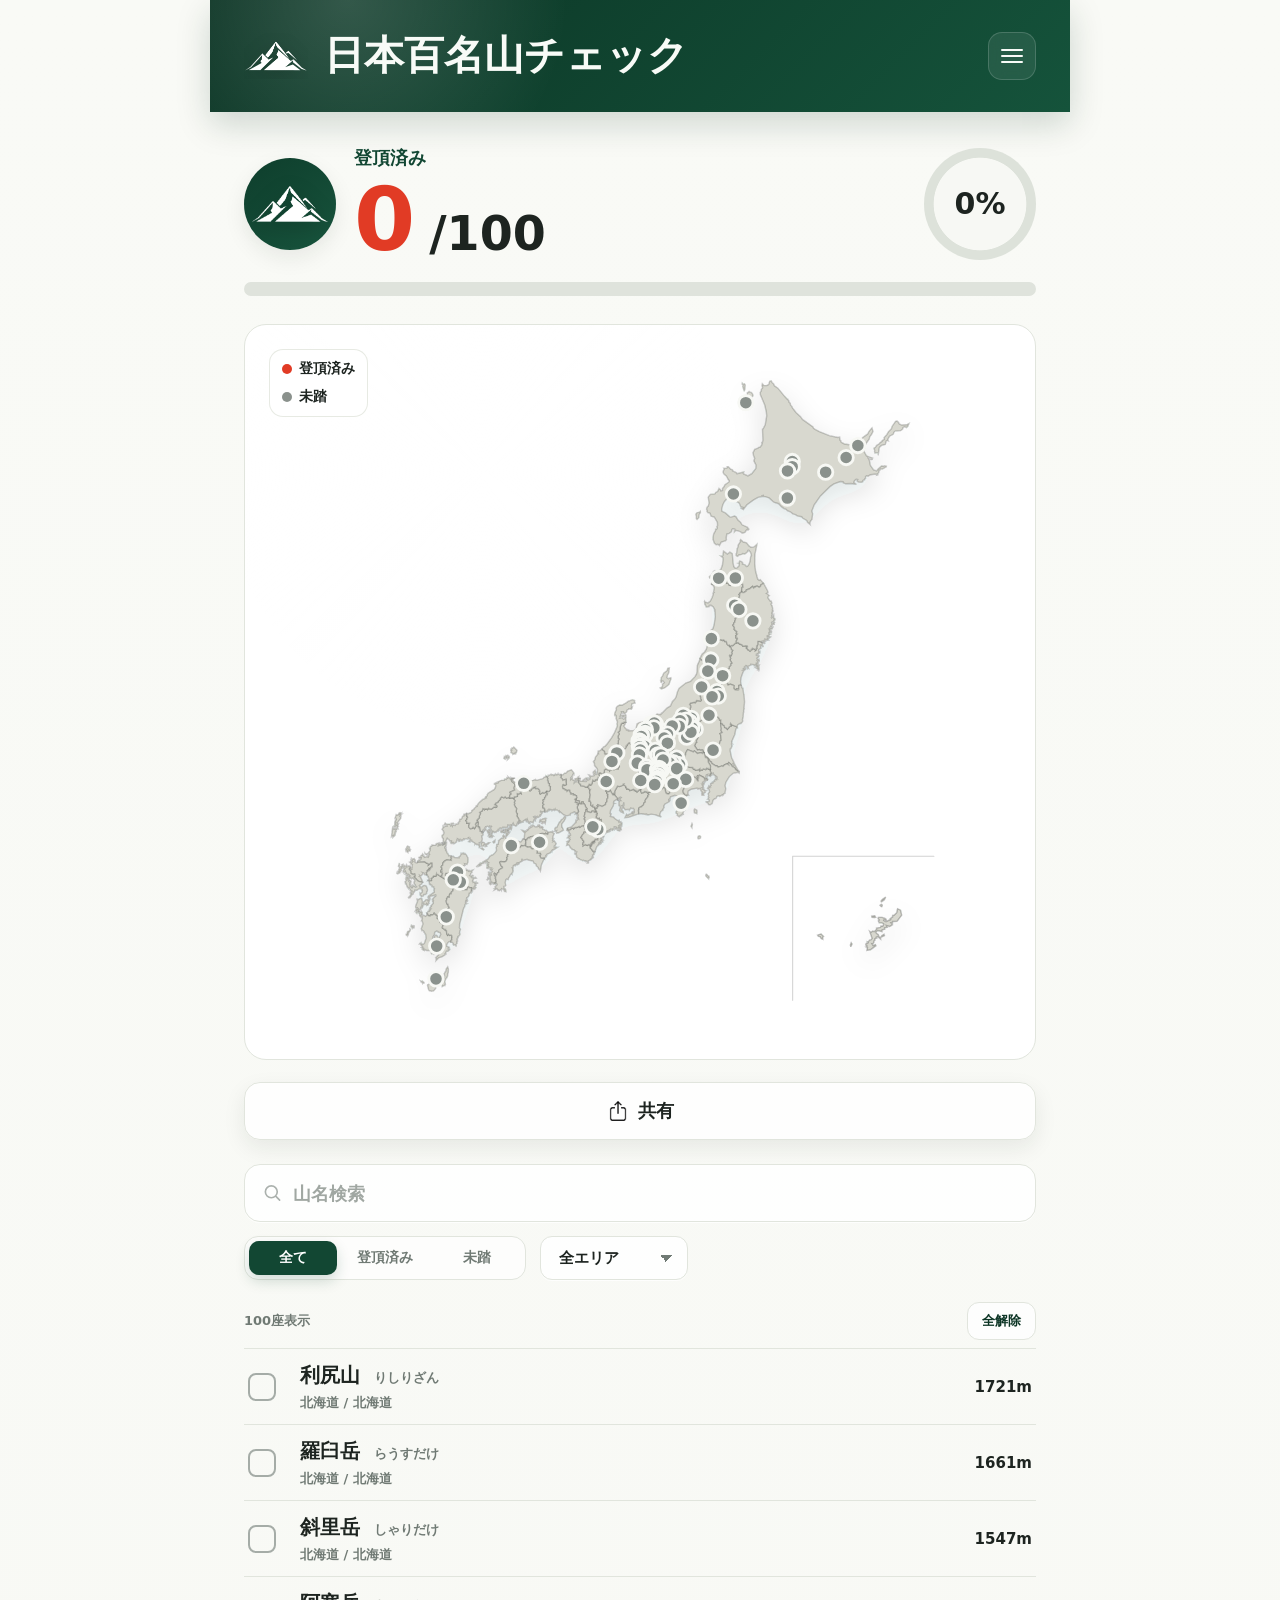
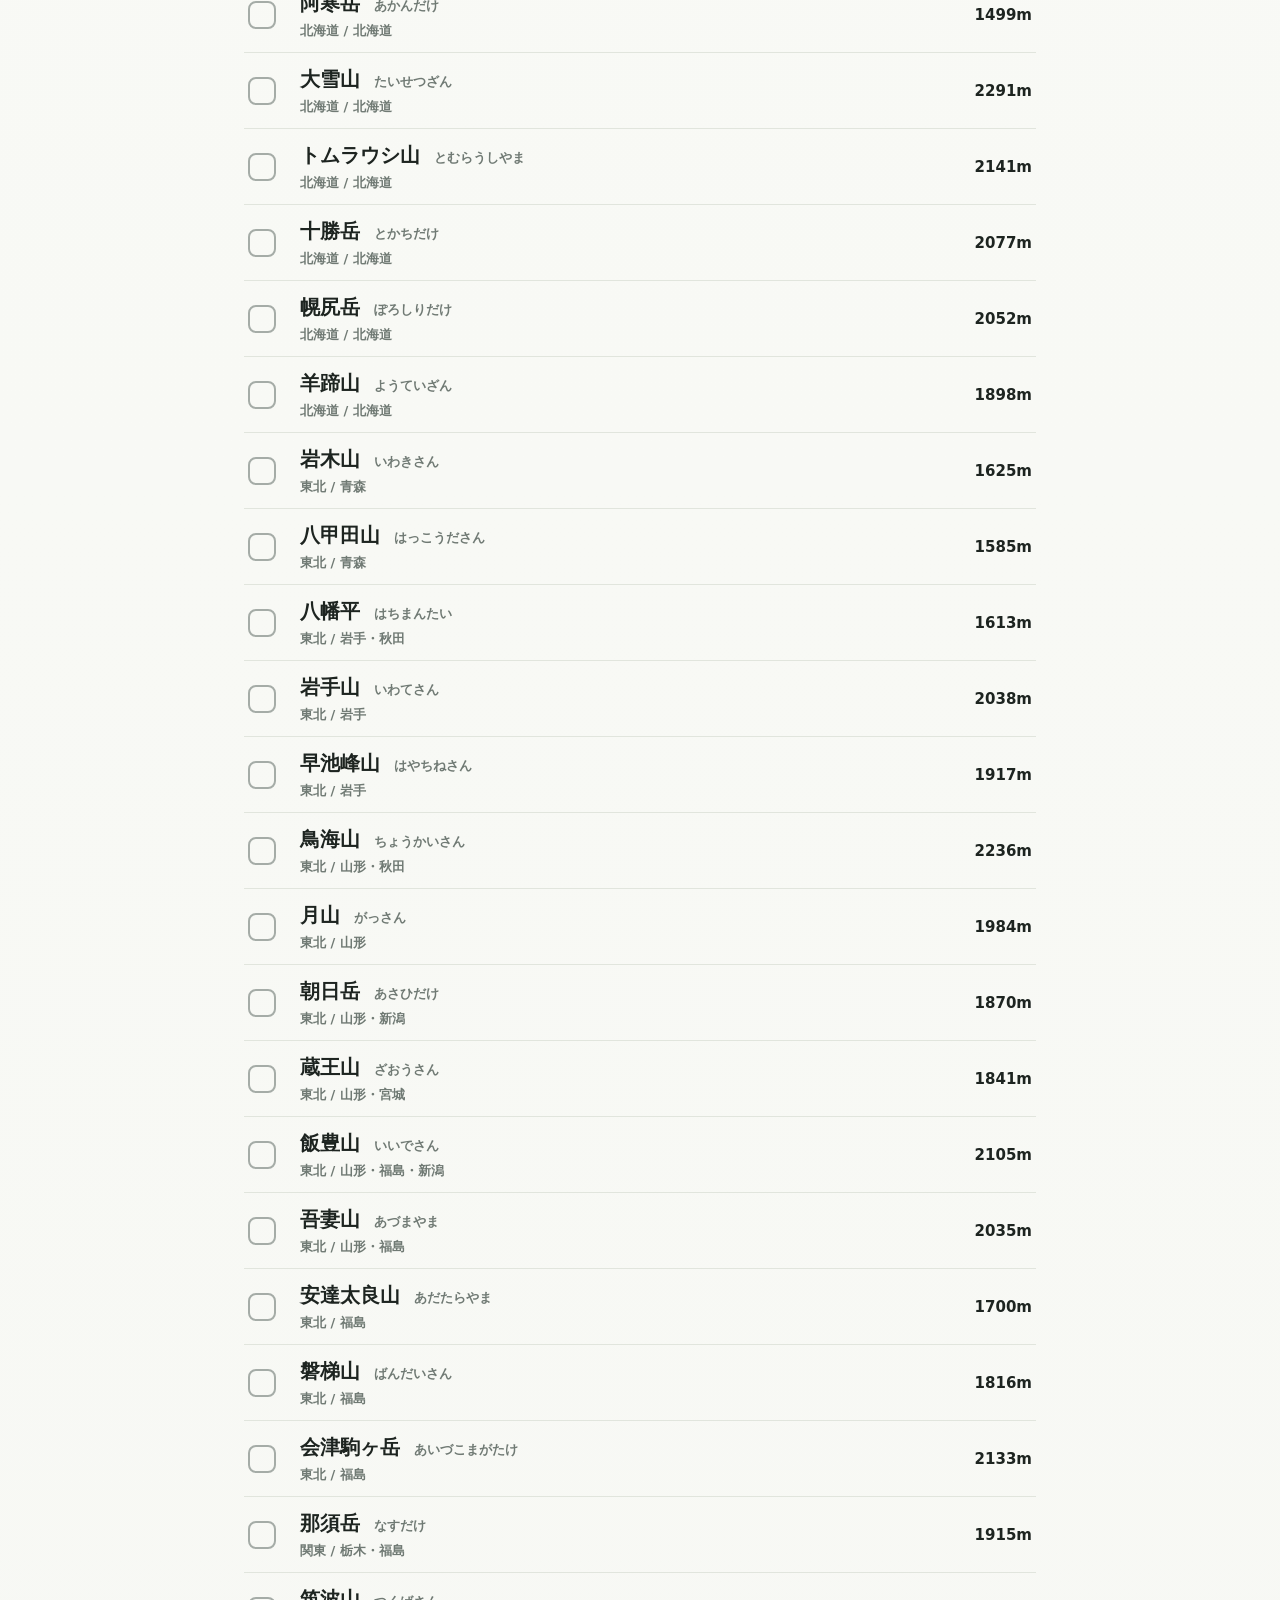
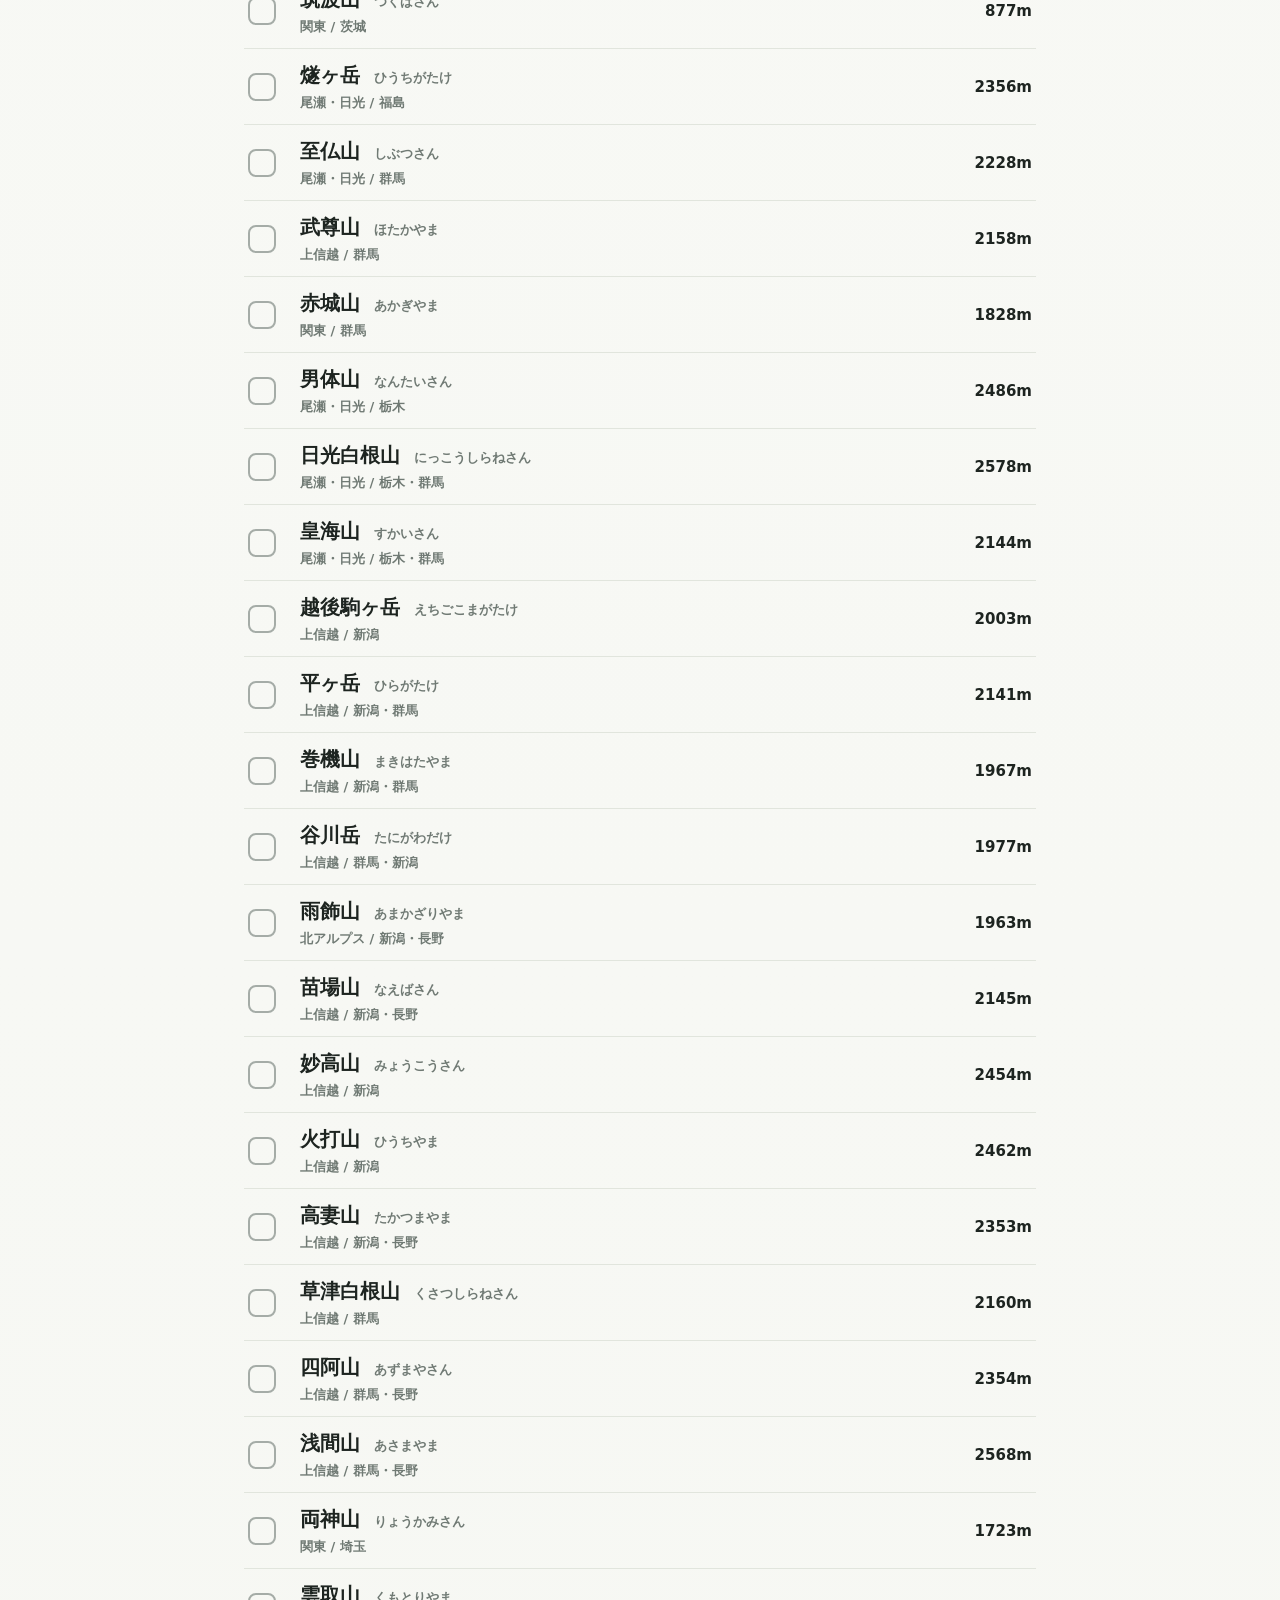
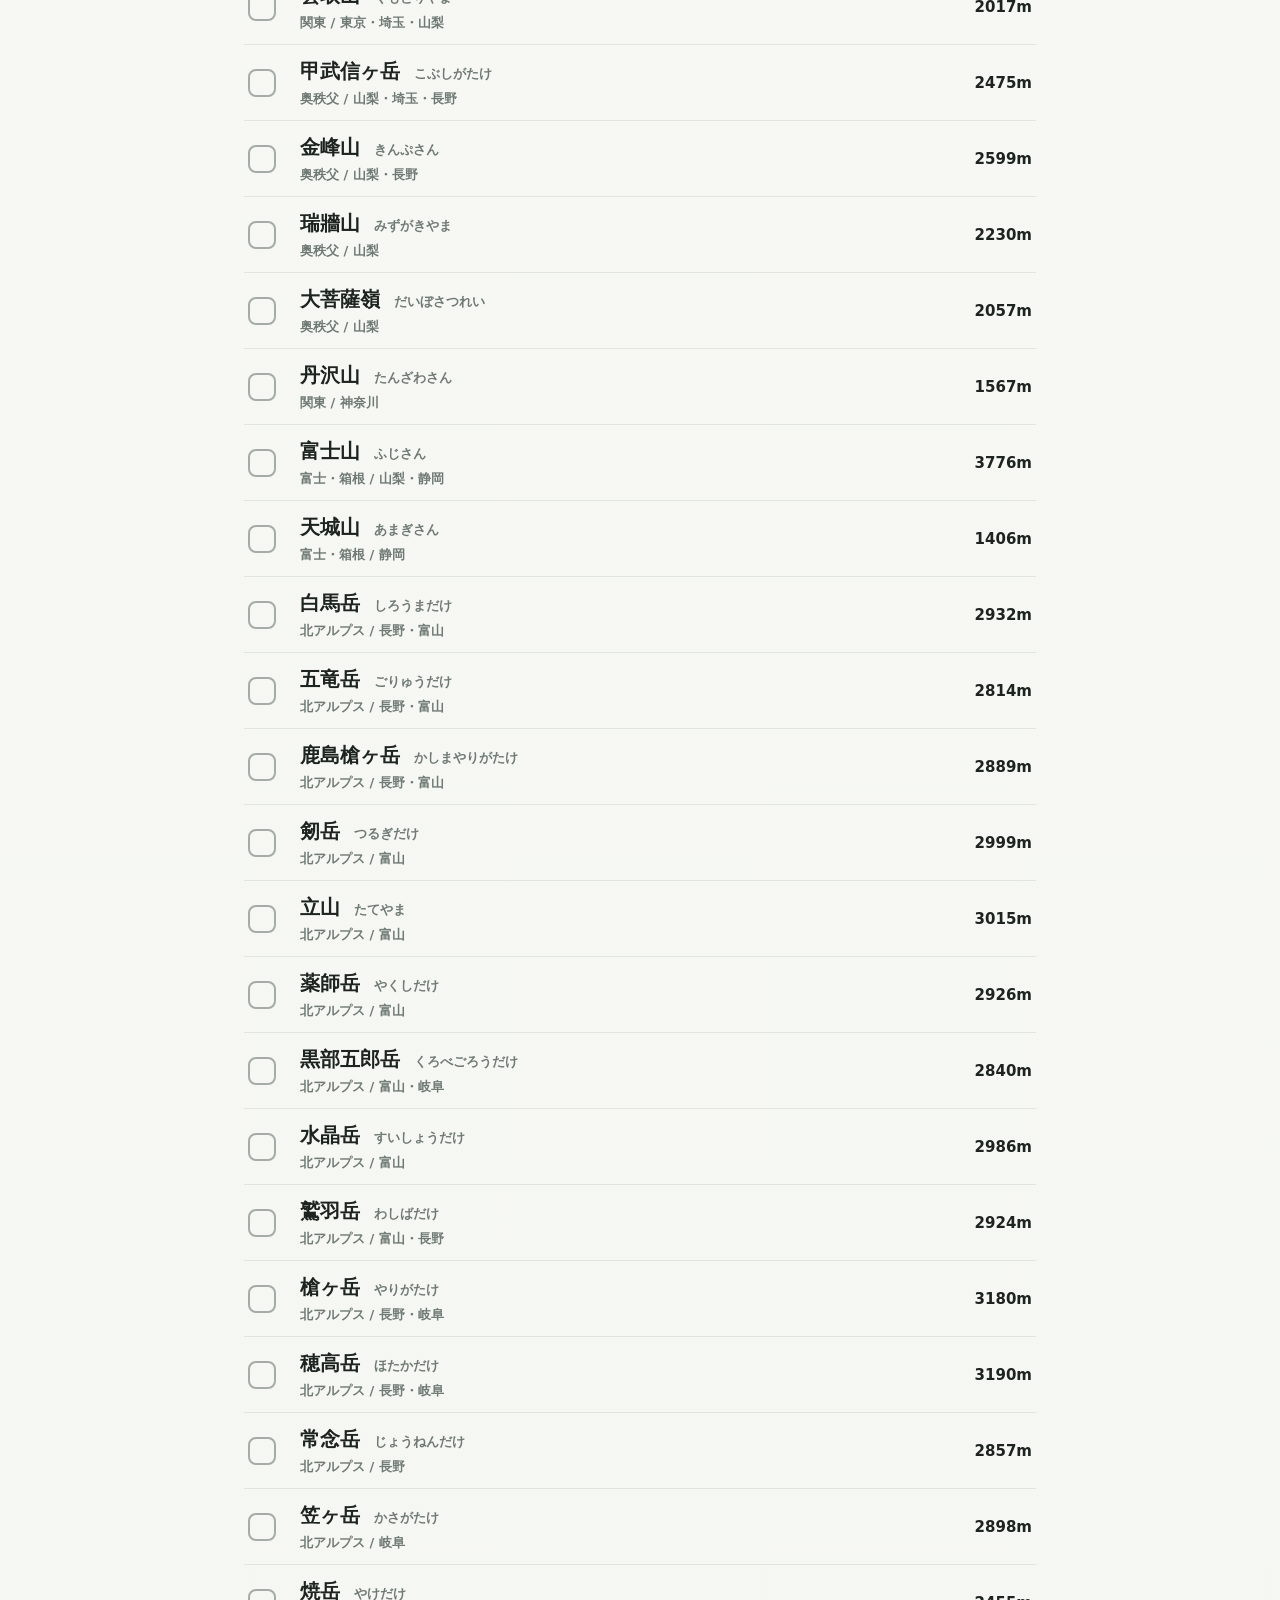
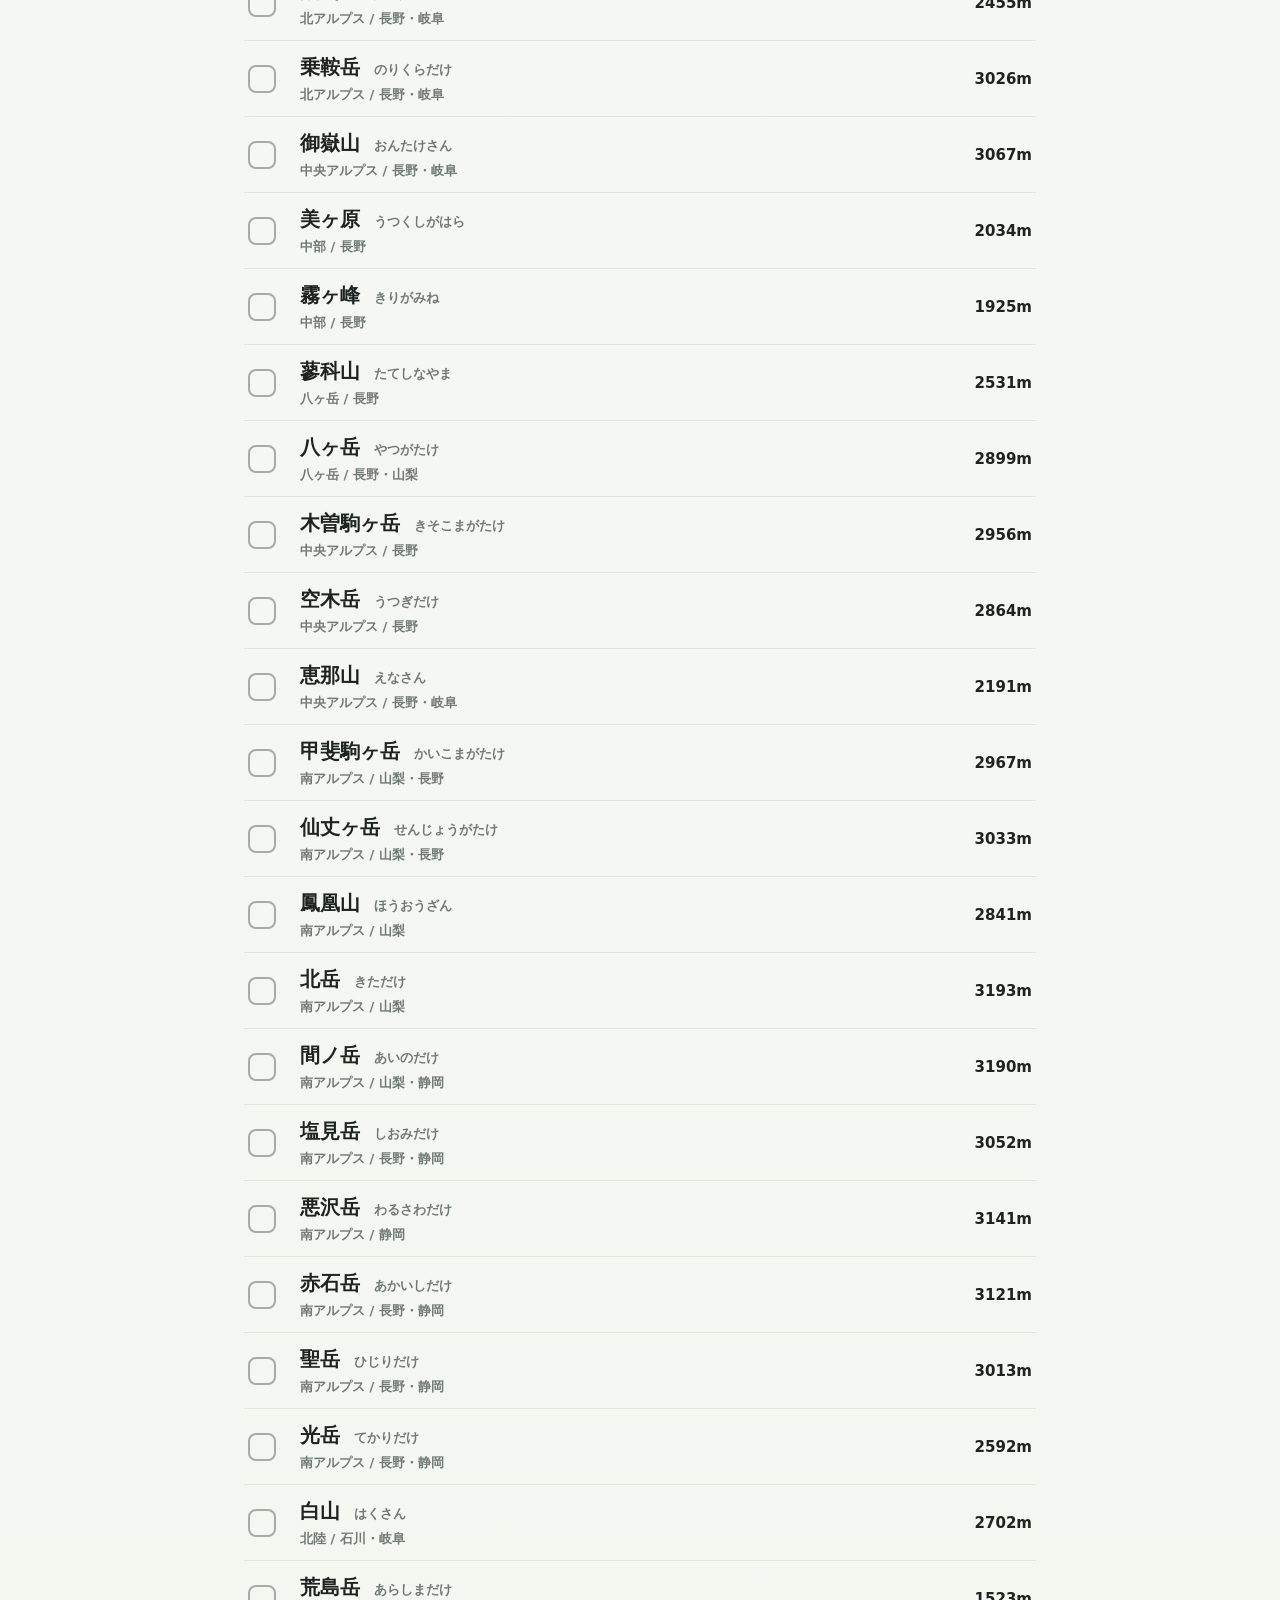
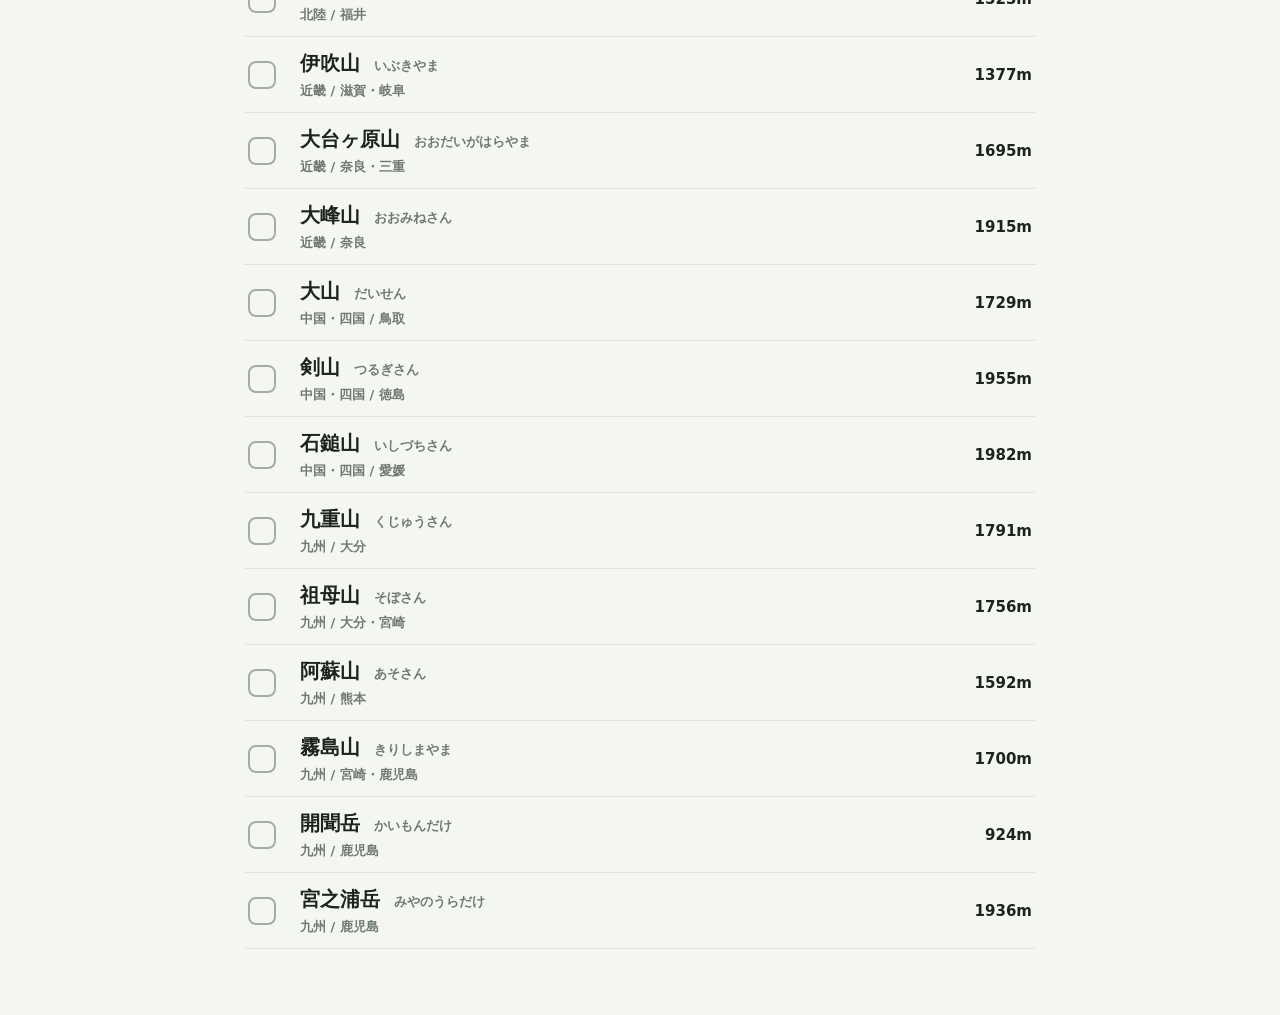
<file: index.html>
<!doctype html>
<html lang="ja">
  <head>
    <meta charset="utf-8" />
    <meta name="viewport" content="width=device-width, initial-scale=1" />
    <meta name="theme-color" content="#f6f2e9" />
    <meta
      name="description"
      content="日本百名山の登頂状況をチェックし、SNS投稿用画像を生成できるWebアプリ。"
    />
    <title>日本百名山チェック</title>
    <link rel="stylesheet" href="./styles.css" />
  </head>
  <body>
    <div class="app-shell">
      <header class="site-header">
        <div class="brand-lockup">
          <div class="brand-mark" aria-hidden="true">
            <img src="./assets/brand-logo-white-transparent.png" width="64" height="46" alt="" />
          </div>
          <div>
            <p class="eyebrow">Hyakumeizan Badge</p>
            <h1>日本百名山チェック</h1>
          </div>
        </div>
        <div class="header-menu">
          <button class="menu-button" id="menuButton" type="button" aria-label="メニューを開く" aria-expanded="false" aria-controls="headerMenu">
            <span></span>
            <span></span>
            <span></span>
          </button>
          <div class="menu-popover" id="headerMenu" hidden>
            <a href="./about.html">百名山とは</a>
          </div>
        </div>
      </header>

      <main class="layout" id="mainLayout">
        <section class="panel progress-panel" aria-labelledby="progressTitle">
          <div class="progress-head">
            <div class="summit-badge" aria-hidden="true">
              <img src="./assets/brand-logo-white-transparent.png" width="79" height="79" alt="" />
            </div>
            <div>
              <p class="eyebrow">登頂済み</p>
              <h2 id="progressTitle"><span id="climbedCount">0</span><span>/100</span></h2>
            </div>
            <div class="rate-ring"><span id="rateValue">0</span>%</div>
          </div>
          <div class="progress-track" aria-label="達成率">
            <div class="progress-fill" id="progressFill"></div>
          </div>

          <div class="map-wrap">
            <div class="map-legend" aria-hidden="true">
              <span><i class="legend-dot climbed"></i>登頂済み</span>
              <span><i class="legend-dot"></i>未踏</span>
            </div>
            <svg id="mountainMap" viewBox="0 0 420 520" role="img" aria-label="日本百名山の登頂地図">
              <defs>
                <filter id="softShadow" x="-30%" y="-30%" width="160%" height="160%">
                  <feDropShadow dx="0" dy="8" stdDeviation="10" flood-color="#233126" flood-opacity="0.12" />
                </filter>
              </defs>
              <g class="japan-shape" id="japanMapPaths" filter="url(#softShadow)" aria-hidden="true"></g>
              <g id="mountainDots"></g>
            </svg>
          </div>
          <button class="map-share-button" id="openShareButton" type="button">
            <img class="share-icon" src="./assets/share-ios.png" width="24" height="24" alt="" />
            <span>共有</span>
          </button>
        </section>

        <section class="panel controls-panel" aria-label="百名山チェックリスト">
          <p class="taunt" id="tauntText">まだ地図は白い。ここから全部始まる。</p>
          <div class="toolbar">
            <label class="search-box">
              <span>山名検索</span>
              <input id="searchInput" type="search" placeholder="山名検索" autocomplete="off" />
            </label>
            <div class="segmented" aria-label="表示切り替え">
              <button class="segment is-active" type="button" data-status="all">全て</button>
              <button class="segment" type="button" data-status="climbed">登頂済み</button>
              <button class="segment" type="button" data-status="unclimbed">未踏</button>
            </div>
            <select id="areaFilter" aria-label="エリア絞り込み">
              <option value="all">全エリア</option>
            </select>
          </div>

          <div class="list-meta">
            <span id="visibleCount">100座表示</span>
            <button class="text-button" id="listClearButton" type="button">全解除</button>
          </div>

          <div class="mountain-list" id="mountainList"></div>
        </section>

        <div class="share-modal" id="shareModal" hidden>
          <aside class="panel share-panel" id="sharePanel" role="dialog" aria-modal="true" aria-labelledby="shareTitle" tabindex="-1">
            <div class="share-head">
              <div class="mini-lockup">
                <div class="mini-mark" aria-hidden="true">
                  <img src="./assets/brand-logo-white-transparent.png" width="36" height="36" alt="" />
                </div>
                <div>
                  <p class="eyebrow">共有画像</p>
                  <h2 id="shareTitle">登頂記録を共有</h2>
                </div>
              </div>
              <div class="share-head-actions">
                <button class="icon-button" id="closeShareButton" type="button" aria-label="閉じる">×</button>
              </div>
            </div>
            <canvas id="shareCanvas" width="1080" height="1080" aria-label="SNS投稿用画像プレビュー"></canvas>
            <div class="actions">
              <button class="primary-button" id="downloadButton" type="button">画像保存</button>
              <button class="secondary-button icon-label-button" id="shareButton" type="button">
                <img class="share-icon" src="./assets/share-ios.png" width="24" height="24" alt="" />
                <span>共有</span>
              </button>
            </div>
            <p class="privacy-note">登頂データはこの端末のブラウザ内だけに保存されます。</p>
          </aside>
        </div>
      </main>
    </div>

    <script src="./app.js"></script>
  </body>
</html>
</file>
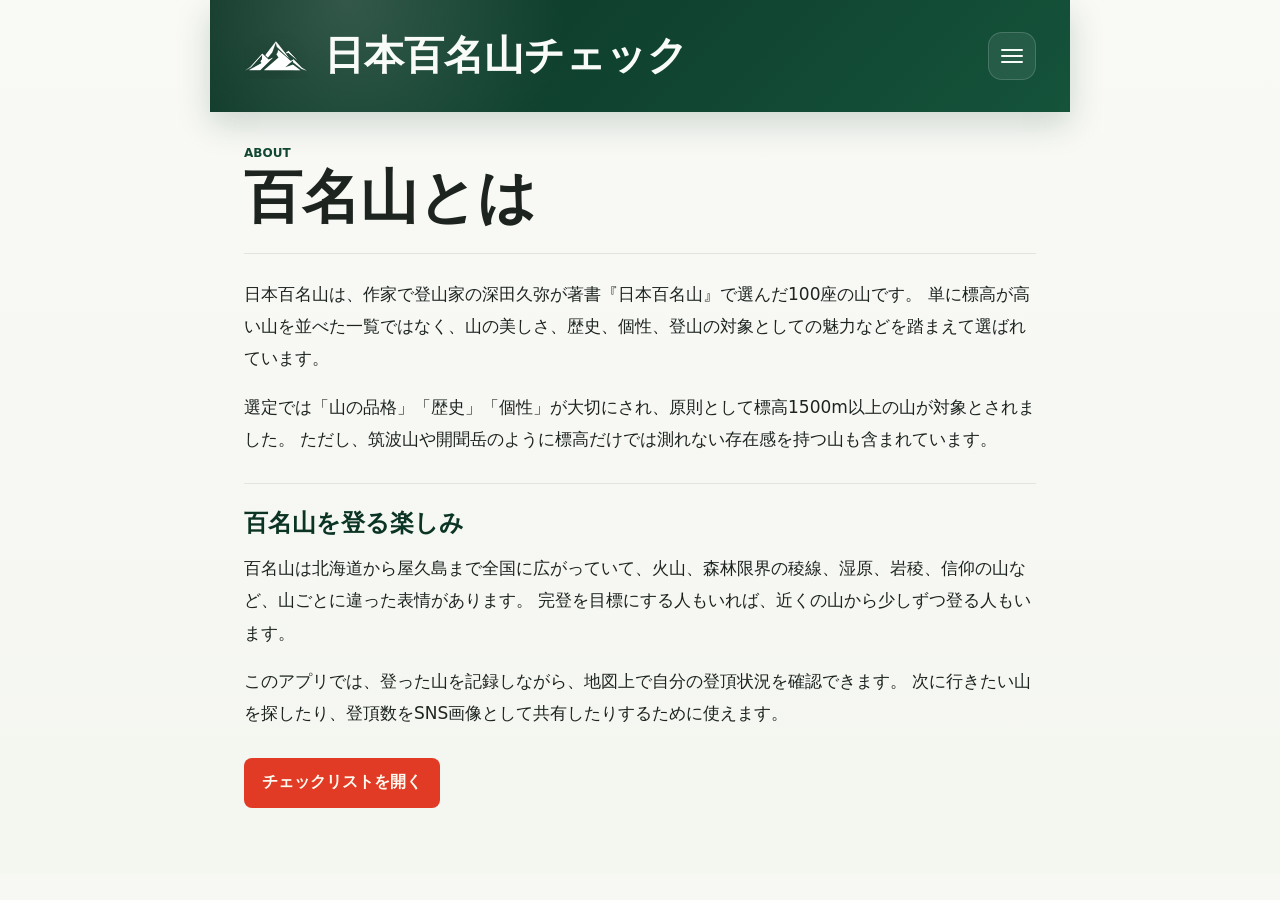
<file: about.html>
<!doctype html>
<html lang="ja">
  <head>
    <meta charset="utf-8" />
    <meta name="viewport" content="width=device-width, initial-scale=1" />
    <meta name="theme-color" content="#f6f2e9" />
    <meta
      name="description"
      content="日本百名山の由来、選定の考え方、楽しみ方を紹介するページ。"
    />
    <title>百名山とは | 日本百名山チェック</title>
    <link rel="stylesheet" href="./styles.css" />
  </head>
  <body>
    <div class="app-shell">
      <header class="site-header">
        <a class="brand-lockup brand-link" href="./index.html" aria-label="日本百名山チェックへ戻る">
          <div class="brand-mark" aria-hidden="true">
            <img src="./assets/brand-logo-white-transparent.png" width="64" height="46" alt="" />
          </div>
          <div>
            <p class="eyebrow">Hyakumeizan Badge</p>
            <h1>日本百名山チェック</h1>
          </div>
        </a>
        <div class="header-menu">
          <button class="menu-button" id="aboutMenuButton" type="button" aria-label="メニューを開く" aria-expanded="false" aria-controls="aboutHeaderMenu">
            <span></span>
            <span></span>
            <span></span>
          </button>
          <div class="menu-popover" id="aboutHeaderMenu" hidden>
            <a href="./index.html">チェックへ戻る</a>
          </div>
        </div>
      </header>

      <main class="content-page" aria-labelledby="aboutTitle">
        <p class="eyebrow">About</p>
        <h2 id="aboutTitle">百名山とは</h2>

        <section class="content-section">
          <p>
            日本百名山は、作家で登山家の深田久弥が著書『日本百名山』で選んだ100座の山です。
            単に標高が高い山を並べた一覧ではなく、山の美しさ、歴史、個性、登山の対象としての魅力などを踏まえて選ばれています。
          </p>
          <p>
            選定では「山の品格」「歴史」「個性」が大切にされ、原則として標高1500m以上の山が対象とされました。
            ただし、筑波山や開聞岳のように標高だけでは測れない存在感を持つ山も含まれています。
          </p>
        </section>

        <section class="content-section">
          <h3>百名山を登る楽しみ</h3>
          <p>
            百名山は北海道から屋久島まで全国に広がっていて、火山、森林限界の稜線、湿原、岩稜、信仰の山など、山ごとに違った表情があります。
            完登を目標にする人もいれば、近くの山から少しずつ登る人もいます。
          </p>
          <p>
            このアプリでは、登った山を記録しながら、地図上で自分の登頂状況を確認できます。
            次に行きたい山を探したり、登頂数をSNS画像として共有したりするために使えます。
          </p>
        </section>

        <a class="primary-link" href="./index.html">チェックリストを開く</a>
      </main>
    </div>
    <script>
      const aboutMenuButton = document.querySelector("#aboutMenuButton");
      const aboutHeaderMenu = document.querySelector("#aboutHeaderMenu");

      function setAboutMenuOpen(open) {
        aboutHeaderMenu.hidden = !open;
        aboutMenuButton.setAttribute("aria-expanded", String(open));
      }

      aboutMenuButton.addEventListener("click", () => {
        setAboutMenuOpen(aboutHeaderMenu.hidden);
      });

      document.addEventListener("keydown", (event) => {
        if (event.key === "Escape" && !aboutHeaderMenu.hidden) {
          setAboutMenuOpen(false);
          aboutMenuButton.focus({ preventScroll: true });
        }
      });

      document.addEventListener("click", (event) => {
        if (!aboutHeaderMenu.hidden && !event.target.closest(".header-menu")) {
          setAboutMenuOpen(false);
        }
      });
    </script>
  </body>
</html>
</file>
<file: styles.css>
:root {
  color-scheme: light;
  --paper: #f7f8f4;
  --paper-strong: #ffffff;
  --ink: #1d2420;
  --muted: #707a74;
  --line: #e1e5dd;
  --forest: #124733;
  --forest-dark: #0b3424;
  --accent: #e13b25;
  --accent-dark: #b92d1d;
  --ash: #8a918c;
  --shadow: 0 18px 50px rgba(22, 35, 28, 0.1);
  --soft-shadow: 0 8px 22px rgba(22, 35, 28, 0.08);
}

* {
  box-sizing: border-box;
}

html {
  min-height: 100%;
  background: var(--paper);
}

body {
  margin: 0;
  min-height: 100%;
  color: var(--ink);
  font-family: Inter, ui-sans-serif, system-ui, -apple-system, BlinkMacSystemFont, "Hiragino Sans", "Yu Gothic", sans-serif;
  font-feature-settings: "palt";
  background:
    linear-gradient(180deg, #f9faf6 0%, var(--paper) 46%, #f4f6f0 100%);
}

body.modal-open {
  overflow: hidden;
}

button,
input,
select {
  font: inherit;
}

button {
  cursor: pointer;
}

.app-shell {
  width: min(860px, 100%);
  margin: 0 auto;
  padding: 0 0 32px;
  background: transparent;
}

.site-header {
  display: flex;
  align-items: center;
  justify-content: space-between;
  gap: 18px;
  min-height: 112px;
  padding: 20px 34px;
  background:
    radial-gradient(circle at 16% 0%, rgba(255, 255, 255, 0.16), transparent 220px),
    linear-gradient(135deg, #0b3424, #15533b);
  color: #f8fbf7;
  box-shadow: 0 12px 32px rgba(11, 52, 36, 0.18);
}

.site-header > .brand-lockup {
  display: flex;
}

.header-menu {
  position: relative;
  flex: 0 0 auto;
}

.menu-button {
  display: inline-flex;
  flex-direction: column;
  align-items: center;
  justify-content: center;
  gap: 4px;
  width: 48px;
  height: 48px;
  border: 1px solid rgba(255, 255, 255, 0.16);
  border-radius: 14px;
  background: rgba(255, 255, 255, 0.08);
  backdrop-filter: blur(8px);
}

.menu-button span {
  display: block;
  width: 22px;
  height: 2px;
  border-radius: 999px;
  background: #f8fbf7;
  box-shadow: none;
}

.menu-popover {
  position: absolute;
  top: calc(100% + 8px);
  right: 0;
  z-index: 10;
  min-width: 170px;
  padding: 6px;
  border: 1px solid var(--line);
  border-radius: 14px;
  background: rgba(255, 255, 255, 0.96);
  box-shadow: var(--shadow);
}

.menu-popover[hidden] {
  display: none;
}

.menu-popover button,
.menu-popover a {
  display: flex;
  align-items: center;
  width: 100%;
  min-height: 38px;
  padding: 0 10px;
  border: 0;
  border-radius: 10px;
  background: transparent;
  color: var(--forest-dark);
  text-align: left;
  text-decoration: none;
  font-weight: 700;
}

.menu-popover button:hover,
.menu-popover button:focus-visible,
.menu-popover a:hover,
.menu-popover a:focus-visible {
  background: rgba(44, 85, 65, 0.08);
}

.brand-lockup,
.mini-lockup {
  display: flex;
  align-items: center;
  gap: 16px;
}

.brand-link {
  color: inherit;
  text-decoration: none;
}

.brand-mark,
.mini-mark,
.summit-badge {
  display: inline-flex;
  align-items: center;
  justify-content: center;
  flex: 0 0 auto;
  border-radius: 999px;
  background: var(--forest-dark);
  color: #fffaf0;
}

.brand-mark {
  width: 64px;
  height: 46px;
  overflow: hidden;
  border-radius: 0;
  background: transparent;
  box-shadow: none;
  color: #f8fbf7;
}

.mini-mark {
  width: 42px;
  height: 42px;
}

.summit-badge {
  width: 92px;
  height: 92px;
  margin-left: 0;
  background: linear-gradient(145deg, #0e3e2c, #18543d);
  box-shadow: var(--soft-shadow);
}

.brand-mark img,
.mini-mark img,
.summit-badge img {
  display: block;
  width: 86%;
  height: 86%;
  object-fit: contain;
  filter: drop-shadow(0 4px 10px rgba(0, 0, 0, 0.18));
}

.brand-mark img {
  width: 100%;
  height: 100%;
}

.eyebrow {
  margin: 0 0 6px;
  color: var(--forest);
  font-size: 12px;
  font-weight: 800;
  letter-spacing: 0;
  text-transform: uppercase;
}

.progress-head .eyebrow {
  margin: 0 0 8px;
  color: var(--forest);
  font-size: 18px;
  font-weight: 800;
}

.site-header .eyebrow {
  display: none;
}

h1,
h2 {
  margin: 0;
  line-height: 1.05;
  letter-spacing: 0;
}

h1 {
  color: inherit;
  font-size: clamp(28px, 4.8vw, 38px);
  font-weight: 700;
  line-height: 1.2;
  text-shadow: none;
}

.site-header h1 {
  font-family: "Hiragino Sans", "Hiragino Kaku Gothic ProN", "Yu Gothic UI", "Yu Gothic", system-ui, sans-serif;
  font-size: clamp(28px, 4.6vw, 40px);
  font-weight: 700;
  line-height: 1.18;
}

h2 {
  font-size: 20px;
}

.header-link {
  display: inline-flex;
  align-items: center;
  justify-content: center;
  min-height: 42px;
  padding: 0 14px;
  border: 1px solid rgba(255, 255, 255, 0.16);
  border-radius: 12px;
  background: rgba(255, 255, 255, 0.08);
  color: #f8fbf7;
  font-size: 14px;
  font-weight: 800;
  text-decoration: none;
}

.content-page {
  padding: 34px;
}

.content-page > .eyebrow {
  color: var(--forest);
}

.content-page h2 {
  margin: 0 0 24px;
  color: var(--ink);
  font-size: clamp(34px, 7vw, 58px);
  font-weight: 850;
  line-height: 1.08;
}

.content-section {
  margin: 0 0 28px;
  padding-top: 24px;
  border-top: 1px solid var(--line);
}

.content-section h3 {
  margin: 0 0 14px;
  color: var(--forest-dark);
  font-size: 24px;
  line-height: 1.25;
}

.content-section p {
  margin: 0 0 16px;
  color: var(--ink);
  font-size: 17px;
  font-weight: 500;
  line-height: 1.9;
}

.primary-link {
  display: inline-flex;
  align-items: center;
  justify-content: center;
  min-height: 50px;
  padding: 0 18px;
  border-radius: 8px;
  background: var(--accent);
  color: #fffaf0;
  font-weight: 900;
  text-decoration: none;
}

.layout {
  display: grid;
  grid-template-columns: 1fr;
  gap: 0;
  align-items: start;
  padding: 34px;
}

.panel {
  border: 0;
  border-radius: 0;
  background: transparent;
  box-shadow: none;
}

.progress-panel,
.controls-panel,
.share-panel {
  padding: 0;
}

.progress-panel,
.controls-panel {
  position: static;
}

.share-panel {
  width: min(520px, calc(100vw - 28px));
  max-height: calc(100vh - 28px);
  overflow: auto;
  padding: 18px;
  border: 1px solid rgba(78, 72, 60, 0.16);
  border-radius: 8px;
  background: rgba(255, 250, 240, 0.96);
  box-shadow: var(--shadow);
}

.progress-head,
.share-head {
  display: flex;
  align-items: center;
  justify-content: space-between;
  gap: 18px;
}

.progress-head {
  display: grid;
  grid-template-columns: 92px minmax(0, 1fr) 112px;
  margin-bottom: 20px;
}

.progress-head h2 {
  display: flex;
  align-items: baseline;
  gap: 14px;
  font-size: clamp(66px, 10vw, 88px);
  font-weight: 800;
  line-height: 0.95;
}

.progress-head h2 span:first-child {
  color: var(--accent);
}

.progress-head h2 span:last-child {
  color: var(--ink);
  font-size: 0.54em;
  font-weight: 700;
}

.share-modal {
  position: fixed;
  inset: 0;
  z-index: 20;
  display: grid;
  place-items: center;
  padding: 14px;
  background: rgba(31, 41, 35, 0.58);
}

.share-modal[hidden] {
  display: none;
}

.share-head-actions {
  display: flex;
  align-items: center;
  gap: 8px;
}

.icon-button {
  display: inline-flex;
  align-items: center;
  justify-content: center;
  width: 40px;
  height: 40px;
  border: 1px solid var(--line);
  border-radius: 999px;
  background: #fffaf0;
  color: var(--forest-dark);
  font-size: 24px;
  font-weight: 900;
  line-height: 1;
}

.rate-ring {
  display: inline-flex;
  align-items: center;
  justify-content: center;
  width: 112px;
  height: 112px;
  border-radius: 999px;
  background:
    radial-gradient(circle at center, var(--paper) 58%, transparent 59%),
    conic-gradient(var(--accent) calc(var(--rate, 0) * 1%), #dde2da 0);
  color: var(--ink);
  font-size: 30px;
  font-weight: 800;
}

.progress-track {
  overflow: hidden;
  height: 14px;
  margin: 0 0 28px;
  border-radius: 999px;
  background: #dfe3dc;
}

.progress-fill {
  width: 0%;
  height: 100%;
  border-radius: inherit;
  background: linear-gradient(90deg, var(--accent), #d91e0f);
  transition: width 180ms ease;
}

.taunt {
  display: none;
}

.map-wrap {
  position: relative;
  overflow: hidden;
  border: 1px solid var(--line);
  border-radius: 22px;
  background:
    radial-gradient(circle at 30% 20%, rgba(255, 255, 255, 0.72), transparent 260px),
    #ffffff;
  box-shadow: inset 0 0 0 1px rgba(255, 255, 255, 0.65);
}

#mountainMap {
  display: block;
  width: 100%;
  aspect-ratio: 1 / 0.93;
}

.map-legend {
  position: absolute;
  z-index: 1;
  top: 24px;
  left: 24px;
  display: grid;
  gap: 10px;
  color: var(--ink);
  font-size: 14px;
  font-weight: 700;
  padding: 10px 12px;
  border: 1px solid rgba(225, 229, 221, 0.8);
  border-radius: 14px;
  background: rgba(255, 255, 255, 0.72);
  backdrop-filter: blur(8px);
}

.map-legend span {
  display: inline-flex;
  align-items: center;
  gap: 7px;
}

.legend-dot {
  width: 10px;
  height: 10px;
  border-radius: 999px;
  background: var(--ash);
}

.legend-dot.climbed {
  background: var(--accent);
}

.land {
  fill: #d8d8cf;
  stroke: rgba(35, 38, 34, 0.22);
  stroke-width: 1.4;
  vector-effect: non-scaling-stroke;
}

.map-inset-divider {
  fill: none;
  stroke: rgba(35, 38, 34, 0.18);
  stroke-width: 1.2;
  stroke-linecap: round;
  vector-effect: non-scaling-stroke;
}

.inset-land {
  stroke: rgba(35, 38, 34, 0.28);
}

.mountain-dot {
  fill: var(--ash);
  stroke: var(--paper);
  stroke-width: 2;
  transition: r 120ms ease, fill 120ms ease, opacity 120ms ease;
}

.mountain-dot.is-climbed {
  fill: var(--accent);
}

.mountain-dot.is-selected {
  r: 8;
  stroke: #ffffff;
  stroke-width: 3.2;
}

.toolbar {
  display: flex;
  flex-wrap: wrap;
  gap: 14px;
  margin-top: 24px;
}

.search-box {
  display: block;
  flex: 1 0 100%;
  color: var(--muted);
  font-size: 12px;
  font-weight: 800;
  position: relative;
}

.search-box span {
  position: absolute;
  width: 1px;
  height: 1px;
  overflow: hidden;
  clip: rect(0 0 0 0);
}

.search-box input,
.toolbar select {
  width: 100%;
  min-height: 58px;
  border: 1px solid var(--line);
  border-radius: 16px;
  background: rgba(255, 255, 255, 0.92);
  color: var(--ink);
  padding: 0 18px;
  outline: none;
  font-size: 18px;
  font-weight: 650;
  box-shadow: 0 1px 0 rgba(255, 255, 255, 0.8);
}

.search-box::before {
  content: "";
  position: absolute;
  left: 19px;
  top: 50%;
  width: 19px;
  height: 19px;
  background: var(--muted);
  opacity: 0.58;
  transform: translateY(-50%);
  mask: url("data:image/svg+xml,%3Csvg%20viewBox%3D%270%200%2024%2024%27%20xmlns%3D%27http%3A//www.w3.org/2000/svg%27%3E%3Cpath%20d%3D%27m21%2021-4.35-4.35M10.5%2018a7.5%207.5%200%201%201%200-15%207.5%207.5%200%200%201%200%2015Z%27%20fill%3D%27none%27%20stroke%3D%27black%27%20stroke-width%3D%272.1%27%20stroke-linecap%3D%27round%27/%3E%3C/svg%3E") center / contain no-repeat;
  pointer-events: none;
}

.search-box input {
  padding-left: 48px;
}

.search-box input::placeholder {
  color: #a0a7a2;
}

.toolbar select {
  width: auto;
  min-height: 44px;
  padding: 0 38px 0 18px;
  border-radius: 12px;
  background:
    linear-gradient(45deg, transparent 50%, var(--muted) 50%) calc(100% - 20px) 50% / 7px 7px no-repeat,
    linear-gradient(135deg, var(--muted) 50%, transparent 50%) calc(100% - 15px) 50% / 7px 7px no-repeat,
    rgba(255, 255, 255, 0.92);
  font-size: 15px;
  font-weight: 700;
  appearance: none;
}

.search-box input:focus,
select:focus {
  border-color: var(--forest);
  box-shadow: 0 0 0 4px rgba(18, 71, 51, 0.11);
}

.segmented {
  display: inline-grid;
  grid-template-columns: repeat(3, minmax(0, 1fr));
  gap: 4px;
  min-height: 44px;
  padding: 4px;
  border: 1px solid var(--line);
  border-radius: 14px;
  background: rgba(255, 255, 255, 0.72);
}

.segment {
  min-height: 34px;
  padding: 0 16px;
  border: 0;
  border-radius: 10px;
  background: transparent;
  color: var(--muted);
  font-size: 14px;
  font-weight: 750;
  white-space: nowrap;
  transition: background 150ms ease, color 150ms ease, box-shadow 150ms ease;
}

.segment.is-active {
  background: var(--forest);
  color: #ffffff;
  box-shadow: 0 6px 14px rgba(18, 71, 51, 0.18);
}

.list-meta {
  display: flex;
  align-items: center;
  justify-content: space-between;
  margin: 22px 0 0;
  color: var(--muted);
  font-size: 13px;
  font-weight: 700;
}

.mountain-list {
  display: grid;
  max-height: none;
  min-height: 0;
  overflow: visible;
  padding-right: 0;
  gap: 0;
  margin-top: 8px;
  border-top: 1px solid var(--line);
}

.mountain-row {
  display: grid;
  grid-template-columns: 38px minmax(0, 1fr) auto;
  gap: 14px;
  align-items: center;
  min-height: 76px;
  padding: 12px 4px;
  border: 0;
  border-bottom: 1px solid var(--line);
  border-radius: 0;
  background: transparent;
}

.mountain-row.is-selected {
  border-color: rgba(225, 59, 37, 0.42);
  background: rgba(225, 59, 37, 0.035);
  box-shadow: none;
}

.mountain-row input {
  width: 28px;
  height: 28px;
  margin: 0;
  appearance: none;
  border: 2px solid #a5aca7;
  border-radius: 8px;
  background: transparent;
  transition: background 140ms ease, border-color 140ms ease, box-shadow 140ms ease;
}

.mountain-row input:checked {
  border-color: var(--accent);
  background: var(--accent);
  box-shadow: 0 6px 14px rgba(225, 59, 37, 0.22);
}

.mountain-row input:checked::after {
  content: "";
  display: block;
  width: 100%;
  height: 100%;
  background: #ffffff;
  mask: url("data:image/svg+xml,%3Csvg%20viewBox%3D%270%200%2024%2024%27%20xmlns%3D%27http%3A//www.w3.org/2000/svg%27%3E%3Cpath%20d%3D%27M5%2012.6l4.3%204.3L19%207.2%27%20fill%3D%27none%27%20stroke%3D%27black%27%20stroke-width%3D%273.2%27%20stroke-linecap%3D%27round%27%20stroke-linejoin%3D%27round%27/%3E%3C/svg%3E") center / 78% 78% no-repeat;
}

.mountain-name {
  display: flex;
  flex-wrap: wrap;
  align-items: baseline;
  gap: 6px 14px;
  font-weight: 800;
  font-size: 20px;
}

.mountain-kana {
  color: var(--muted);
  font-size: 13px;
  font-weight: 600;
}

.mountain-detail {
  margin-top: 5px;
  color: var(--muted);
  font-size: 13px;
  font-weight: 600;
}

.elevation {
  color: var(--ink);
  font-size: 15px;
  font-weight: 700;
  white-space: nowrap;
}

.text-button,
.ghost-button {
  border: 1px solid var(--line);
  border-radius: 12px;
  background: rgba(255, 255, 255, 0.78);
  color: var(--forest-dark);
  font-weight: 750;
}

.text-button {
  min-height: 38px;
  padding: 0 14px;
}

.ghost-button {
  min-height: 40px;
  padding: 0 14px;
}

#shareCanvas {
  display: block;
  width: 100%;
  margin: 16px 0;
  border: 1px solid var(--line);
  border-radius: 8px;
  background: #efe7d7;
}

.actions {
  display: grid;
  grid-template-columns: 1fr 1fr;
  gap: 8px;
}

.primary-button,
.secondary-button {
  display: inline-flex;
  align-items: center;
  justify-content: center;
  gap: 8px;
  min-height: 46px;
  border-radius: 8px;
  font-weight: 900;
}

.primary-button {
  border: 0;
  background: var(--accent);
  color: #fffaf0;
}

.map-share-button {
  display: inline-flex;
  align-items: center;
  justify-content: center;
  gap: 8px;
  width: 100%;
  min-height: 58px;
  margin: 22px 0 0;
  border: 1px solid var(--line);
  border-radius: 16px;
  background: rgba(255, 255, 255, 0.86);
  color: var(--ink);
  font-size: 18px;
  font-weight: 800;
  box-shadow: var(--soft-shadow);
}

.share-icon {
  width: 24px;
  height: 24px;
  flex: 0 0 auto;
  object-fit: contain;
}

.secondary-button {
  border: 1px solid var(--line);
  background: #fffdf7;
  color: var(--forest-dark);
}

.privacy-note {
  margin: 14px 0 0;
  color: var(--muted);
  font-size: 12px;
  line-height: 1.6;
}

@media (max-width: 1120px) {
  .layout {
    grid-template-columns: 1fr;
    align-items: start;
  }

  .progress-panel,
  .controls-panel {
    grid-column: 1;
    position: static;
  }
}

@media (max-width: 760px) {
  .app-shell {
    padding: 0 0 24px;
  }

  .site-header {
    min-height: 76px;
    align-items: center;
    gap: 10px;
    padding: 12px 18px;
  }

  .brand-lockup {
    flex: 1 1 auto;
    gap: 12px;
  }

  .brand-mark {
    width: 44px;
    height: 34px;
    margin-top: 0;
  }

  .menu-button {
    width: 40px;
    height: 40px;
    gap: 4px;
  }

  .menu-button span {
    width: 24px;
    height: 3px;
  }

  h1 {
    font-size: clamp(20px, 5.6vw, 25px);
  }

  .site-header h1 {
    font-size: clamp(21px, 5.8vw, 26px);
    font-weight: 700;
  }

  .layout {
    grid-template-columns: 1fr;
    padding: 22px 16px;
  }

  .progress-head {
    grid-template-columns: 58px minmax(0, 1fr) 74px;
    gap: 12px;
    margin-bottom: 18px;
  }

  .summit-badge {
    display: inline-flex;
    width: 58px;
    height: 58px;
  }

  .progress-head .eyebrow {
    margin-bottom: 4px;
    font-size: 15px;
  }

  .progress-head h2 {
    gap: 8px;
    font-size: clamp(44px, 13vw, 62px);
  }

  .rate-ring {
    width: 74px;
    height: 74px;
    font-size: 22px;
  }

  .progress-track {
    height: 12px;
    margin-bottom: 20px;
  }

  .map-wrap {
    border-radius: 18px;
  }

  .map-legend {
    top: 22px;
    left: 20px;
    gap: 10px;
    font-size: 15px;
  }

  .legend-dot {
    width: 14px;
    height: 14px;
  }

  .toolbar {
    gap: 12px 8px;
    margin-top: 18px;
  }

  .search-box input,
  .toolbar select {
    min-height: 48px;
    border-radius: 12px;
    font-size: 18px;
  }

  .search-box input {
    padding: 0 16px 0 48px;
  }

  .toolbar select,
  .segment {
    min-height: 36px;
    padding: 0 12px;
    font-size: 14px;
  }

  .list-meta {
    margin-top: 18px;
    font-size: 13px;
  }

  .mountain-list {
    max-height: none;
    min-height: 0;
  }

  .mountain-row {
    grid-template-columns: 34px minmax(0, 1fr) auto;
    gap: 12px;
    min-height: 72px;
    padding: 12px 2px;
  }

  .mountain-row input {
    width: 28px;
    height: 28px;
  }

  .mountain-name {
    gap: 6px 12px;
    font-size: 20px;
  }

  .mountain-kana,
  .mountain-detail {
    font-size: 14px;
  }

  .elevation {
    font-size: 16px;
  }

  .map-share-button {
    min-height: 58px;
    margin-top: 18px;
    border-radius: 12px;
    font-size: 20px;
  }

  .actions {
    grid-template-columns: 1fr;
  }
}
</file>
